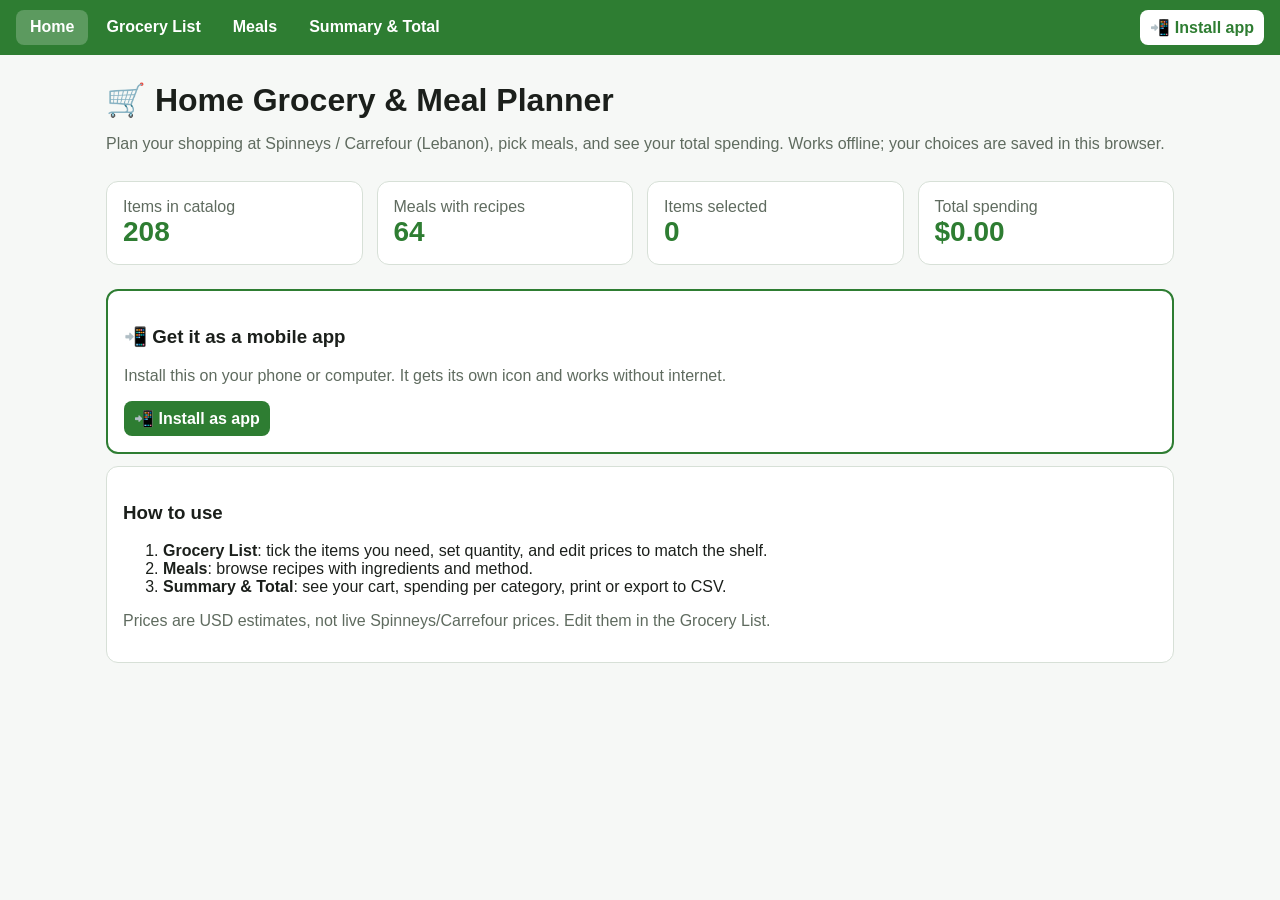
<file: index.html>
<!DOCTYPE html><html lang="en"><head><meta charset="utf-8"><meta name="viewport" content="width=device-width,initial-scale=1"><title>Home – Home Grocery App</title><link rel="stylesheet" href="style.css"><link rel="manifest" href="manifest.json"><meta name="theme-color" content="#2e7d32"><link rel="apple-touch-icon" href="apple-touch-icon.png"><meta name="apple-mobile-web-app-capable" content="yes"><meta name="mobile-web-app-capable" content="yes"></head><body><main>
<h1>🛒 Home Grocery & Meal Planner</h1><p class="mu">Plan your shopping at Spinneys / Carrefour (Lebanon), pick meals, and see your total spending. Works offline; your choices are saved in this browser.</p>
<div class="grid"><div class="card"><div class="mu">Items in catalog</div><div class="stat" id="a"></div></div>
<div class="card"><div class="mu">Meals with recipes</div><div class="stat" id="b"></div></div>
<div class="card"><div class="mu">Items selected</div><div class="stat" id="c"></div></div>
<div class="card"><div class="mu">Total spending</div><div class="stat" id="d"></div></div></div>
<div class="card" style="border:2px solid #2e7d32"><h3>📲 Get it as a mobile app</h3><p class="mu">Install this on your phone or computer. It gets its own icon and works without internet.</p><button class="install-btn">📲 Install as app</button></div><div class="card"><h3>How to use</h3><ol><li><b>Grocery List</b>: tick the items you need, set quantity, and edit prices to match the shelf.</li><li><b>Meals</b>: browse recipes with ingredients and method.</li><li><b>Summary & Total</b>: see your cart, spending per category, print or export to CSV.</li></ol>
<p class="mu">Prices are USD estimates, not live Spinneys/Carrefour prices. Edit them in the Grocery List.</p></div></main><script src="data.js"></script><script src="app.js"></script><script>$("#a").textContent=GROCERY.length;$("#b").textContent=MEALS.length;const t=totals();$("#c").textContent=t.n;$("#d").textContent=money(t.t);</script></body></html>
</file>
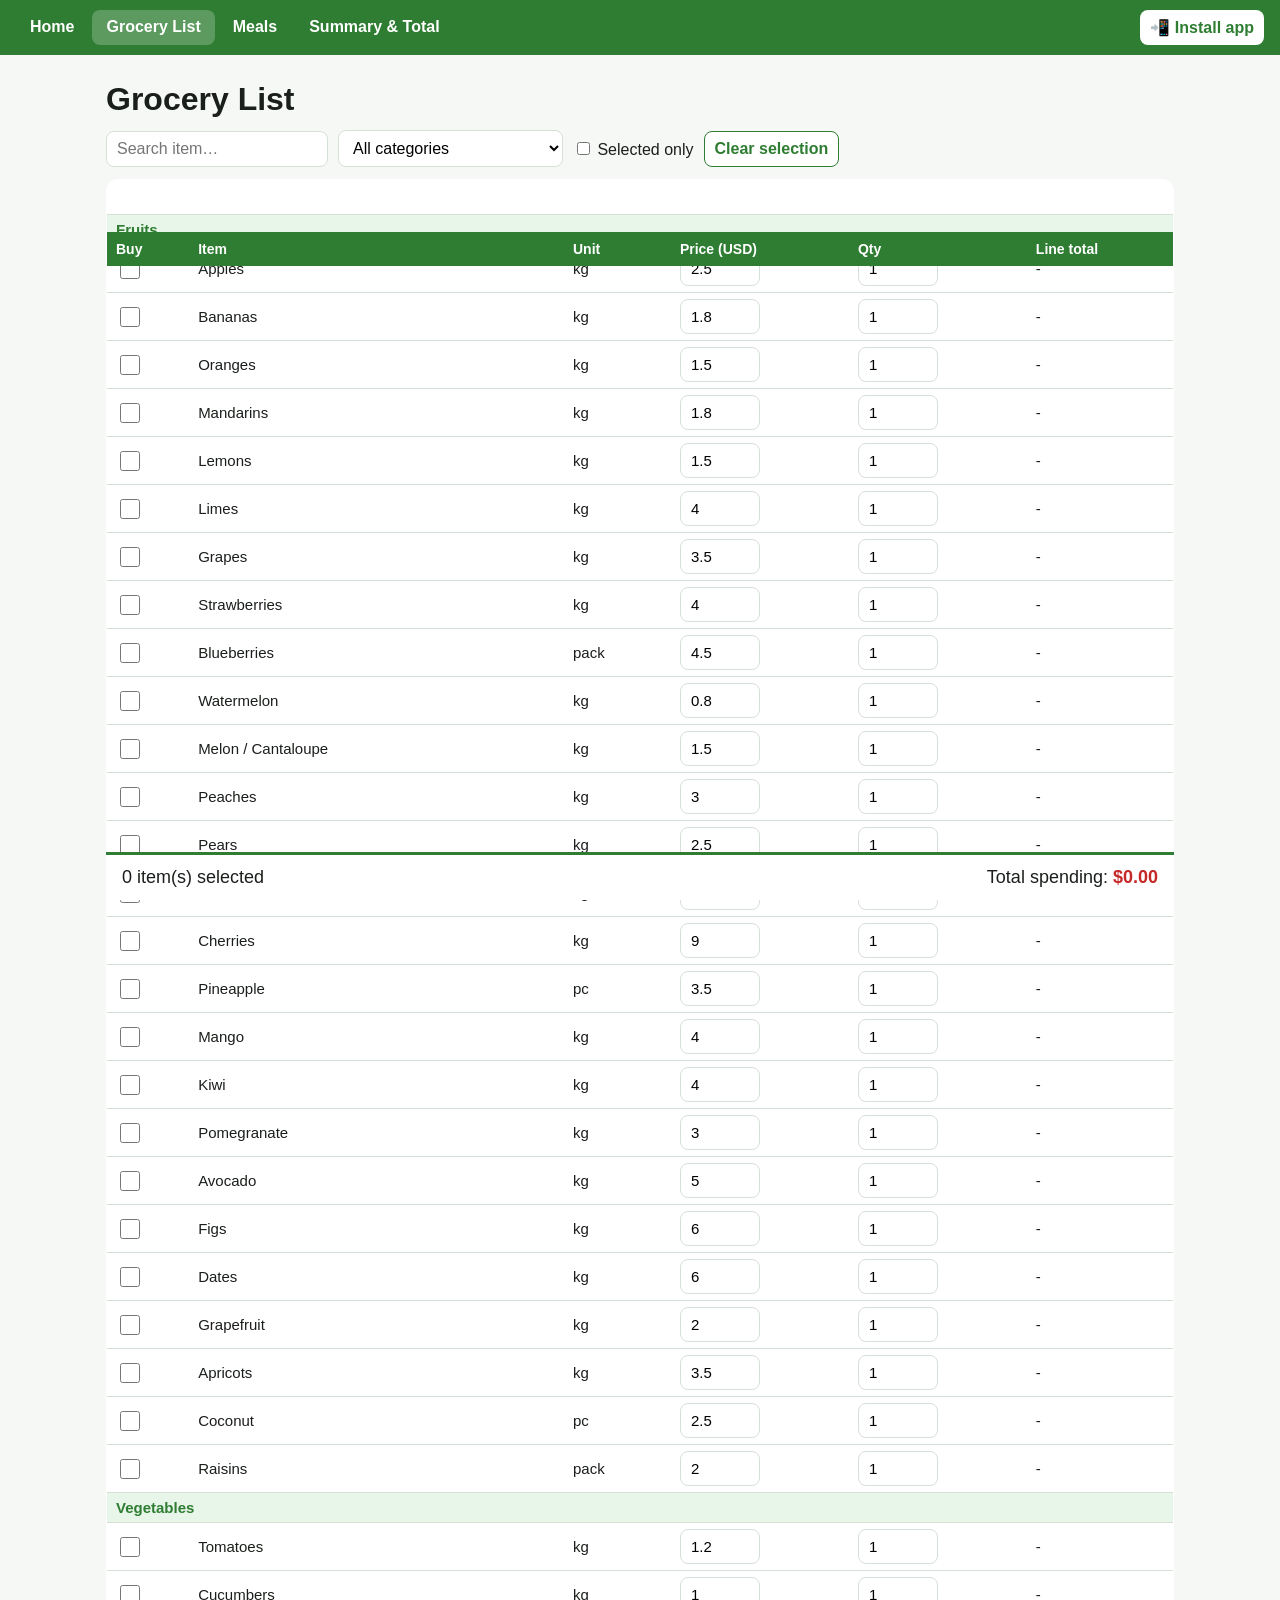
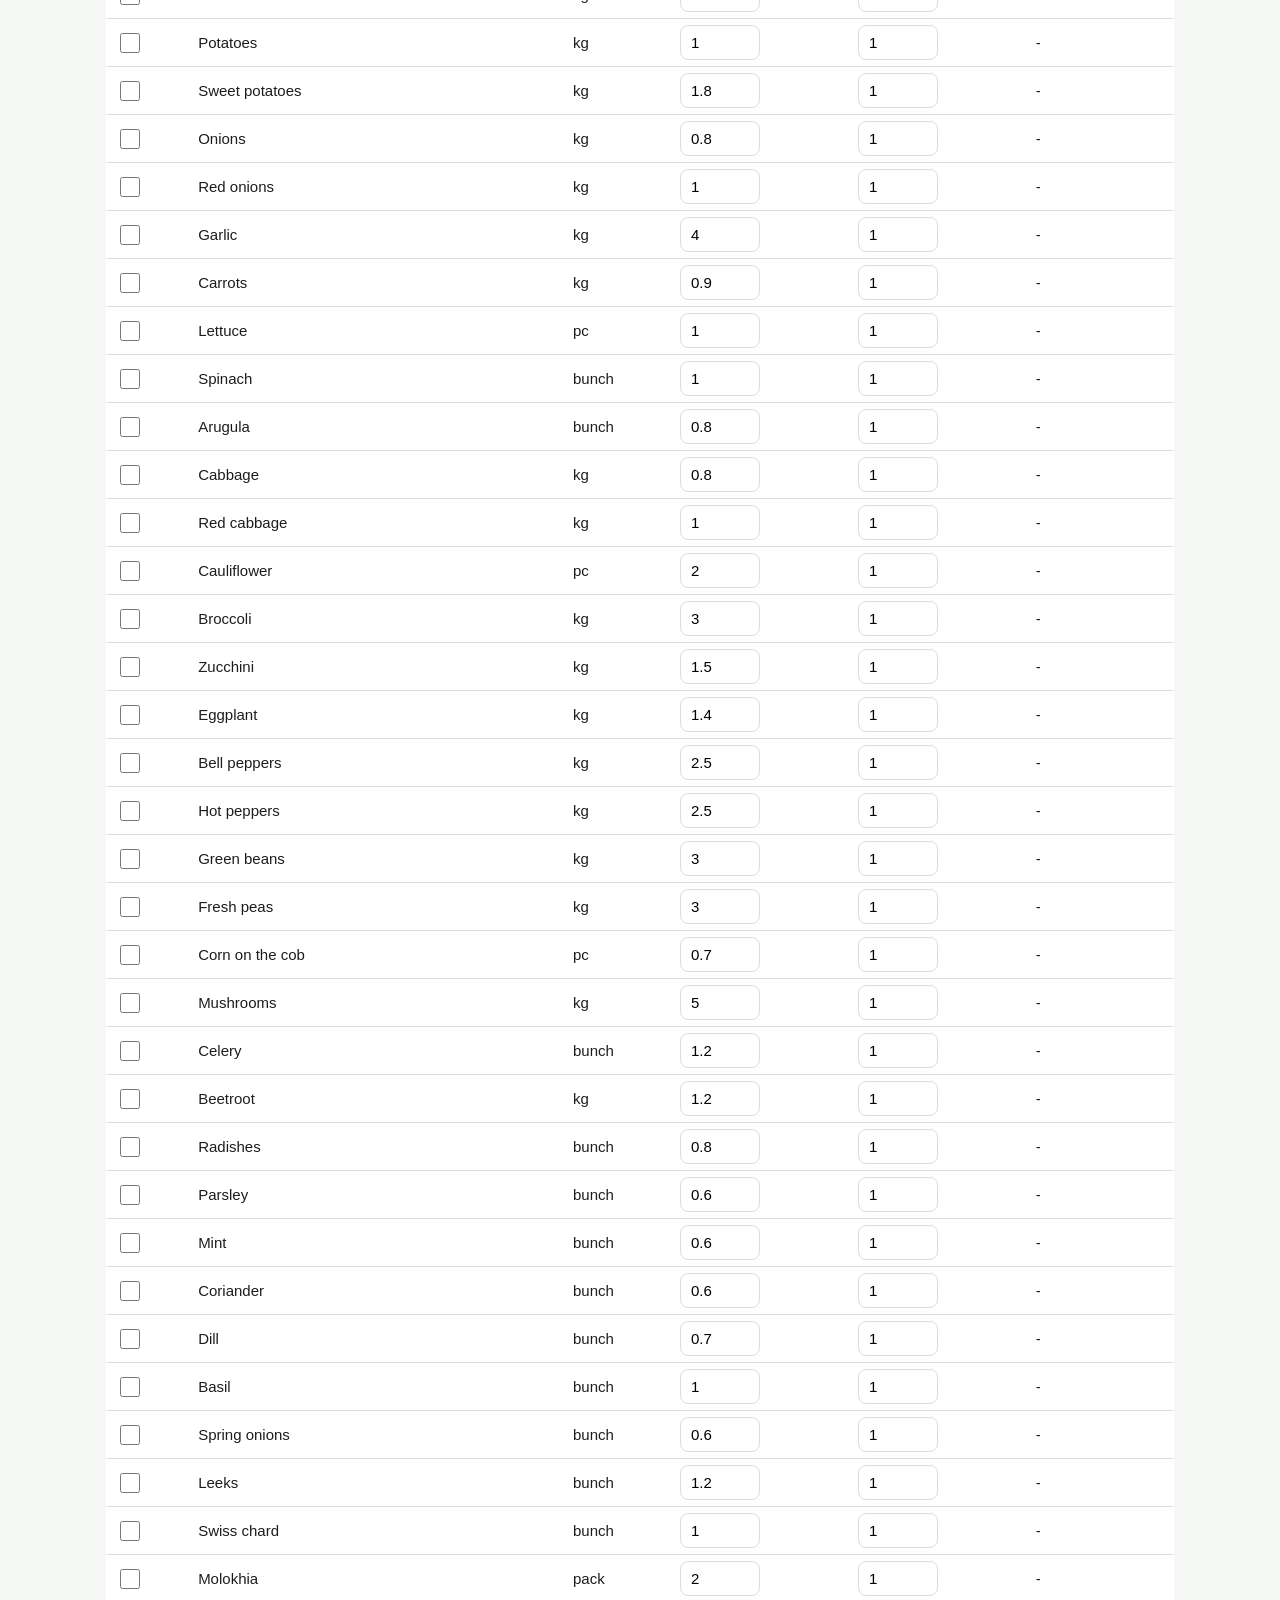
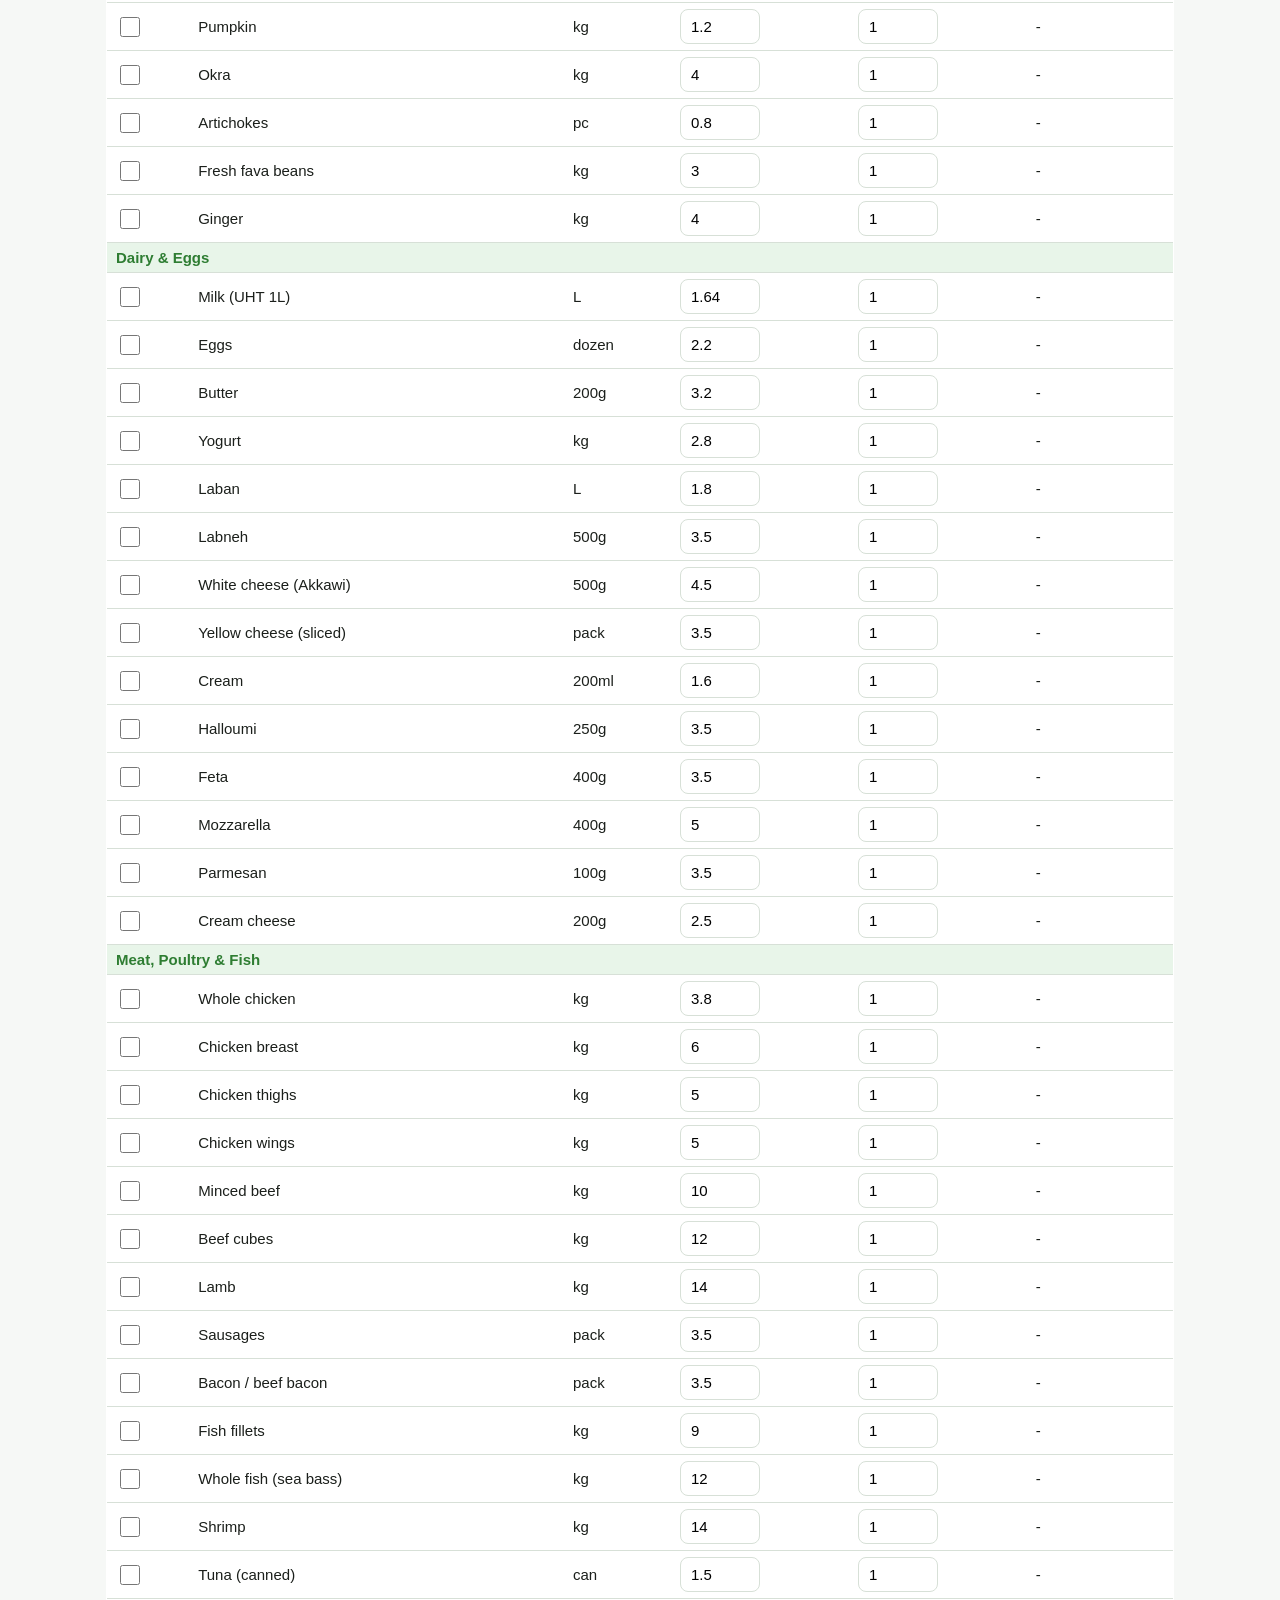
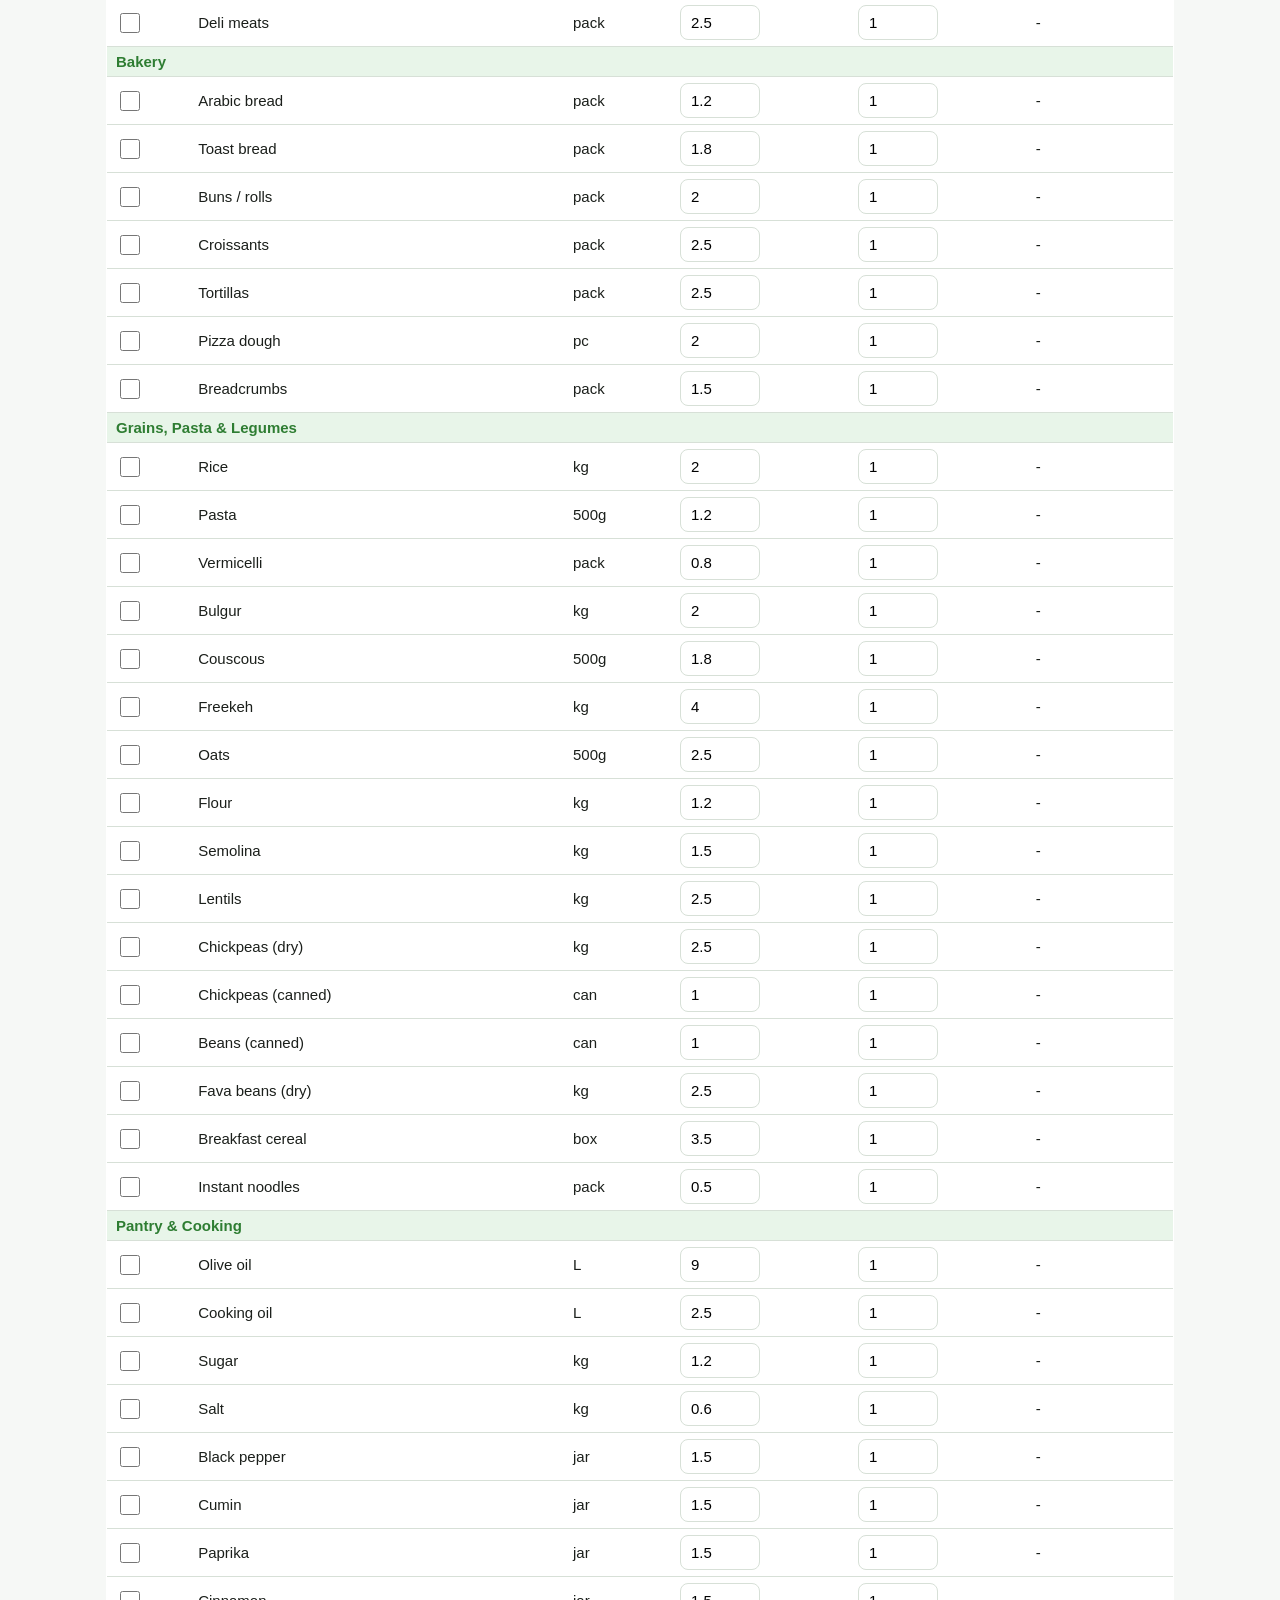
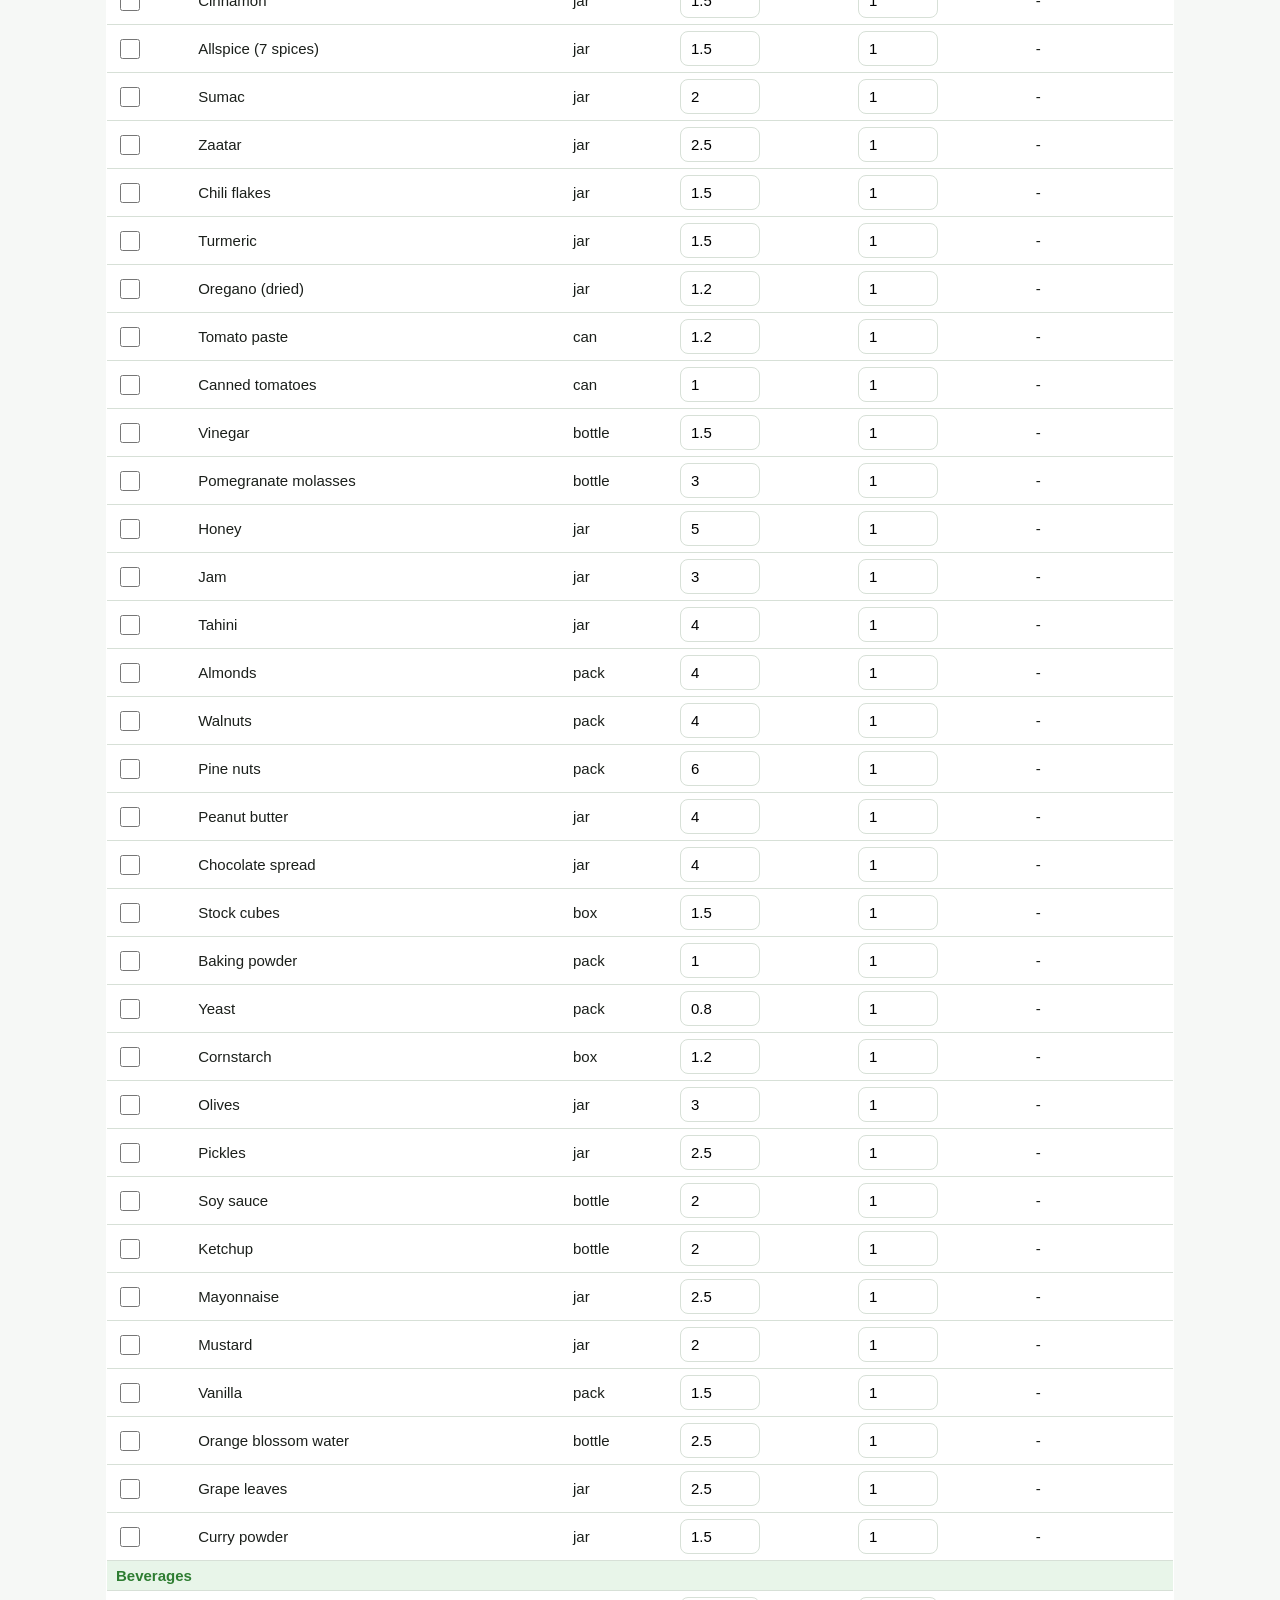
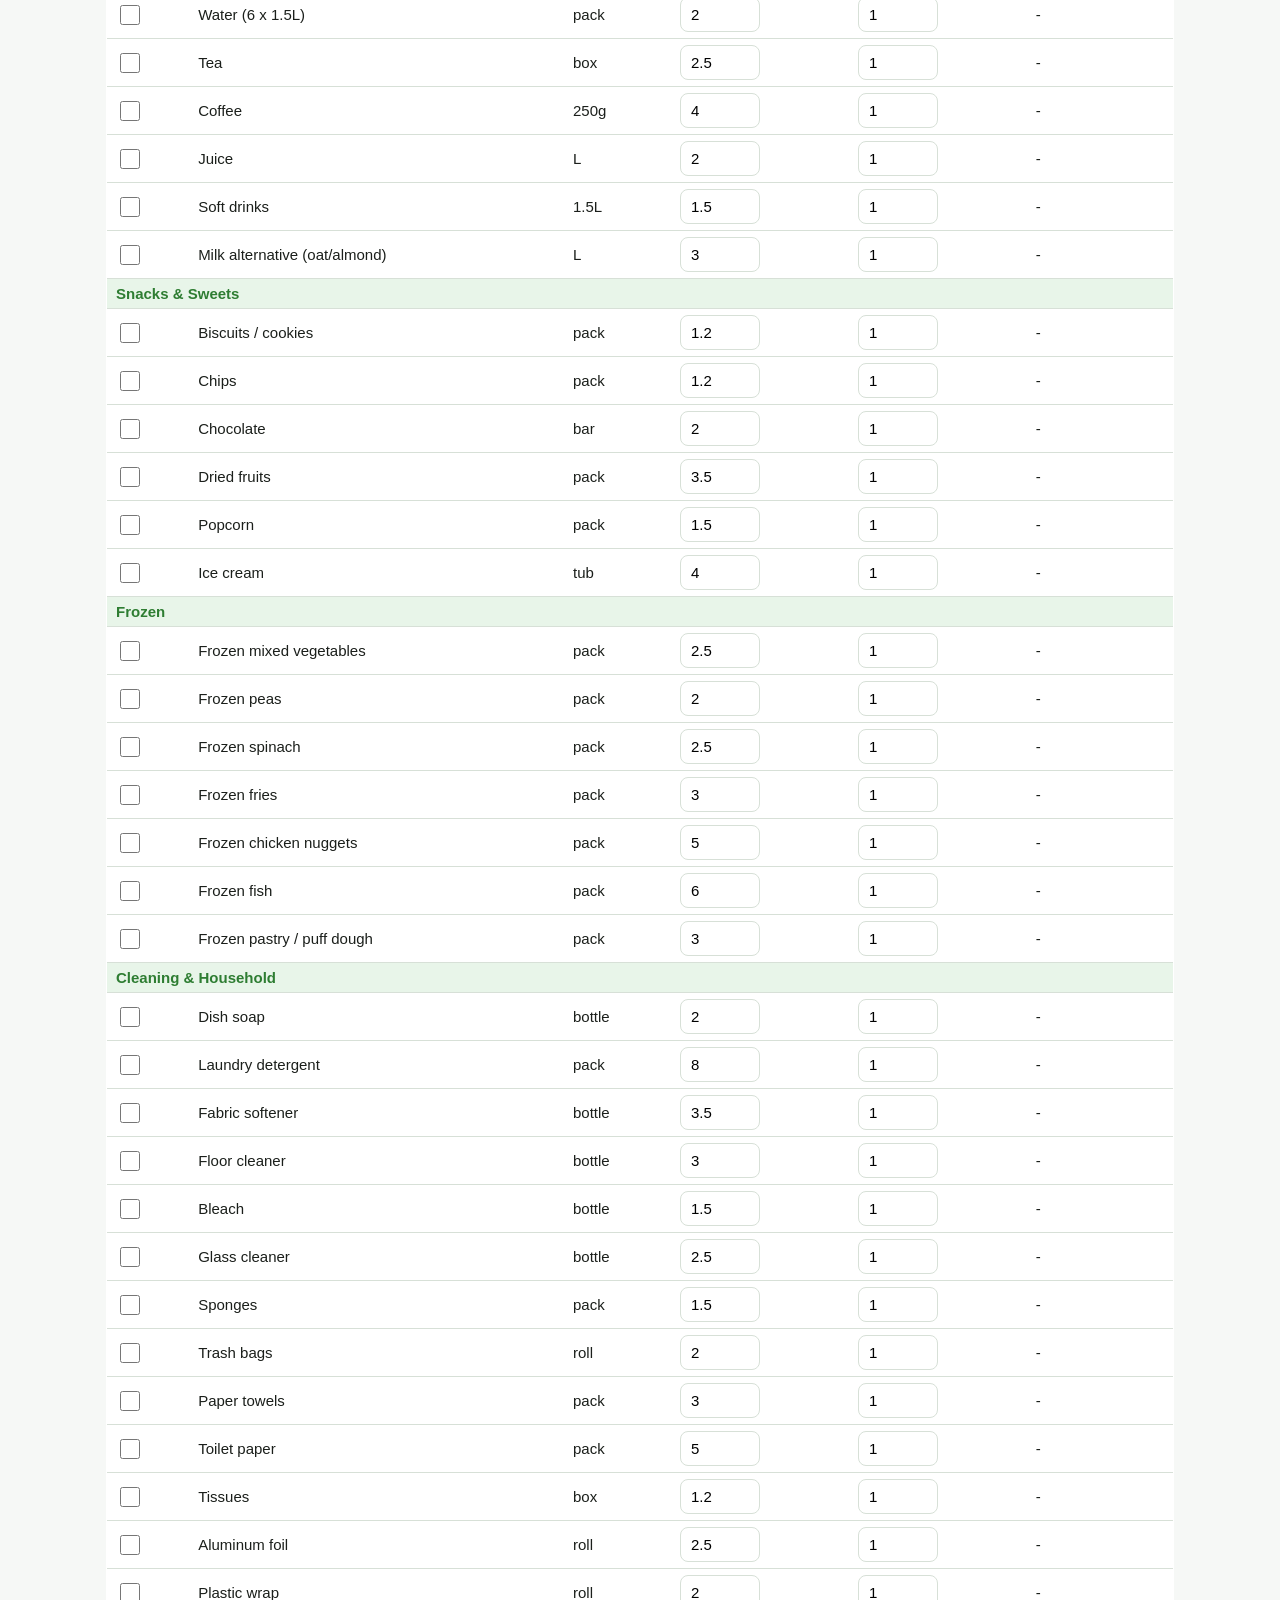
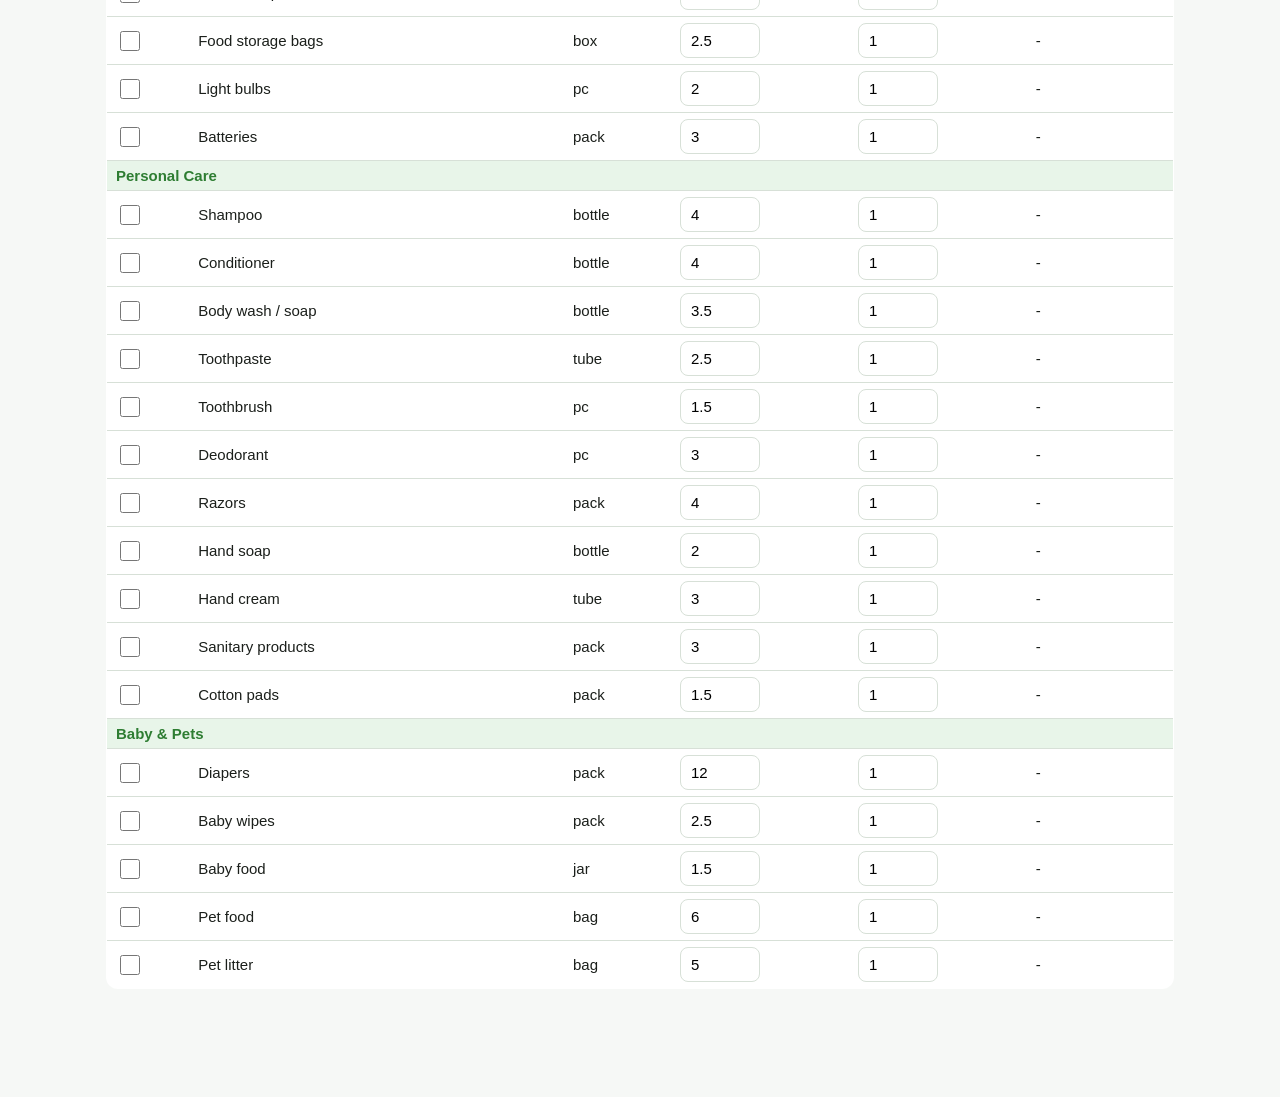
<file: grocery.html>
<!DOCTYPE html><html lang="en"><head><meta charset="utf-8"><meta name="viewport" content="width=device-width,initial-scale=1"><title>Grocery List – Home Grocery App</title><link rel="stylesheet" href="style.css"><link rel="manifest" href="manifest.json"><meta name="theme-color" content="#2e7d32"><link rel="apple-touch-icon" href="apple-touch-icon.png"><meta name="apple-mobile-web-app-capable" content="yes"><meta name="mobile-web-app-capable" content="yes"></head><body><main>
<h1>Grocery List</h1>
<div class="bar"><input id="q" placeholder="Search item…"><select id="cat"><option value="">All categories</option></select>
<label><input type="checkbox" id="only"> Selected only</label><button class="alt" id="clr">Clear selection</button></div>
<div class="tbl"><table><thead><tr><th>Buy</th><th>Item</th><th>Unit</th><th>Price (USD)</th><th>Qty</th><th>Line total</th></tr></thead><tbody id="tb"></tbody></table></div>
<div class="total"><span id="n"></span><span>Total spending: <b id="t"></b></span></div></main><script src="data.js"></script><script src="app.js"></script><script>recalc();let S=load();const cats=[...new Set(GROCERY.map(g=>g.c))];
$("#cat").insertAdjacentHTML("beforeend",cats.map(c=>`<option>${esc(c)}</option>`).join(""));
function upd(){const t=totals();$("#t").textContent=money(t.t);$("#n").textContent=t.n+" item(s) selected"}
function draw(){const q=$("#q").value.toLowerCase(),c=$("#cat").value,on=$("#only").checked;let h="",last="";
GROCERY.forEach((g,i)=>{const o=get(S,i);if(c&&g.c!==c||q&&!g.n.toLowerCase().includes(q)||on&&!o.buy)return;
if(g.c!==last){h+=`<tr class="cat"><td colspan="6">${esc(g.c)}</td></tr>`;last=g.c}
h+=`<tr class="${o.buy?"sel":""}" data-i="${i}"><td><input type="checkbox" data-f="buy" ${o.buy?"checked":""}></td><td>${esc(g.n)}${o.mq>0?' <span class="tag">from meals</span>':""}</td><td>${esc(g.u)}</td><td><input type="number" step="0.05" min="0" data-f="price" value="${o.price}"></td><td><input type="number" step="0.1" min="0" data-f="qty" value="${o.qty}"></td><td class="lt">${o.buy?money(o.qty*o.price):"-"}</td></tr>`});
$("#tb").innerHTML=h;upd()}
$("#tb").addEventListener("input",e=>{const tr=e.target.closest("tr"),i=+tr.dataset.i,f=e.target.dataset.f;S[i]=S[i]||{};
S[i][f]=f==="buy"?e.target.checked:parseFloat(e.target.value)||0;save(S);const o=get(S,i);tr.className=o.buy?"sel":"";tr.querySelector(".lt").textContent=o.buy?money(o.qty*o.price):"-";upd()});
["q","cat","only"].forEach(id=>$("#"+id).addEventListener("input",draw));
$("#clr").onclick=()=>{if(!confirm("Clear all ticks and chosen meals?"))return;S={};save(S);saveM({people:loadM().people,sel:{}});draw()};draw();</script></body></html>
</file>
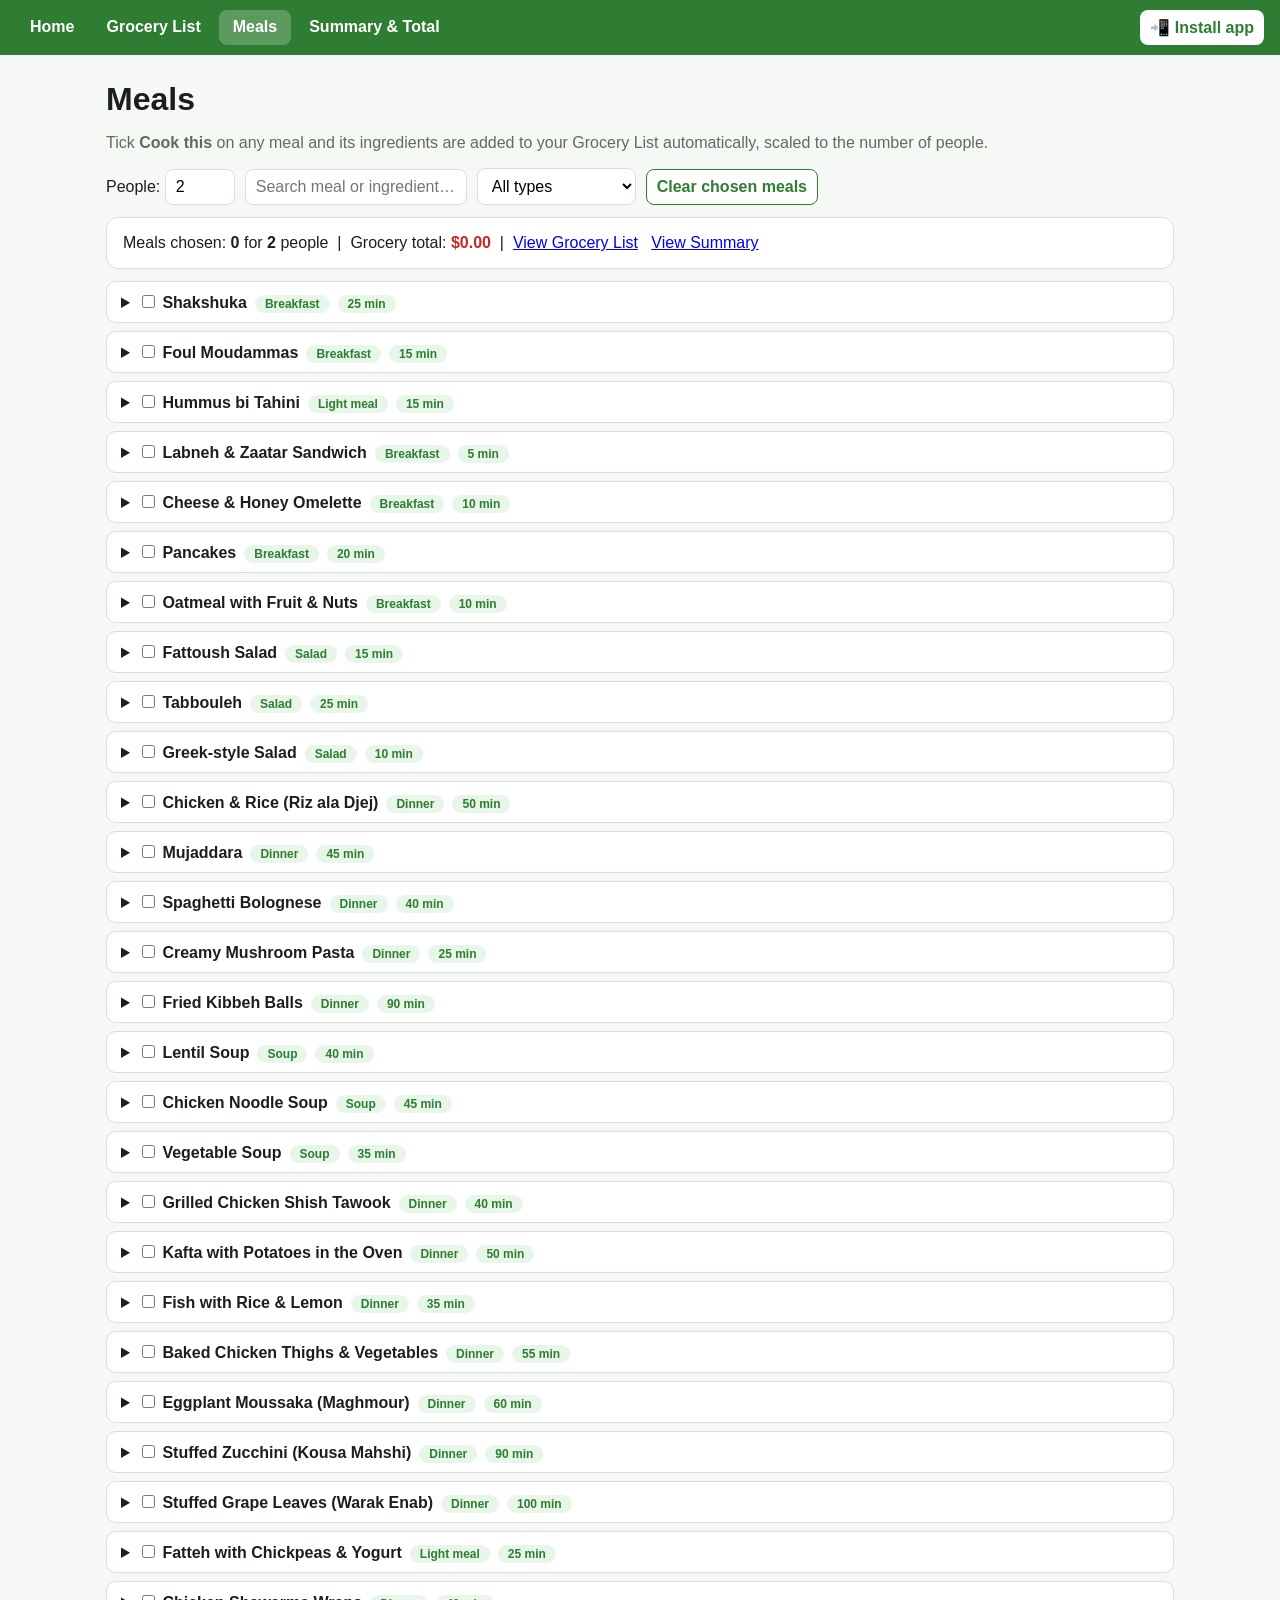
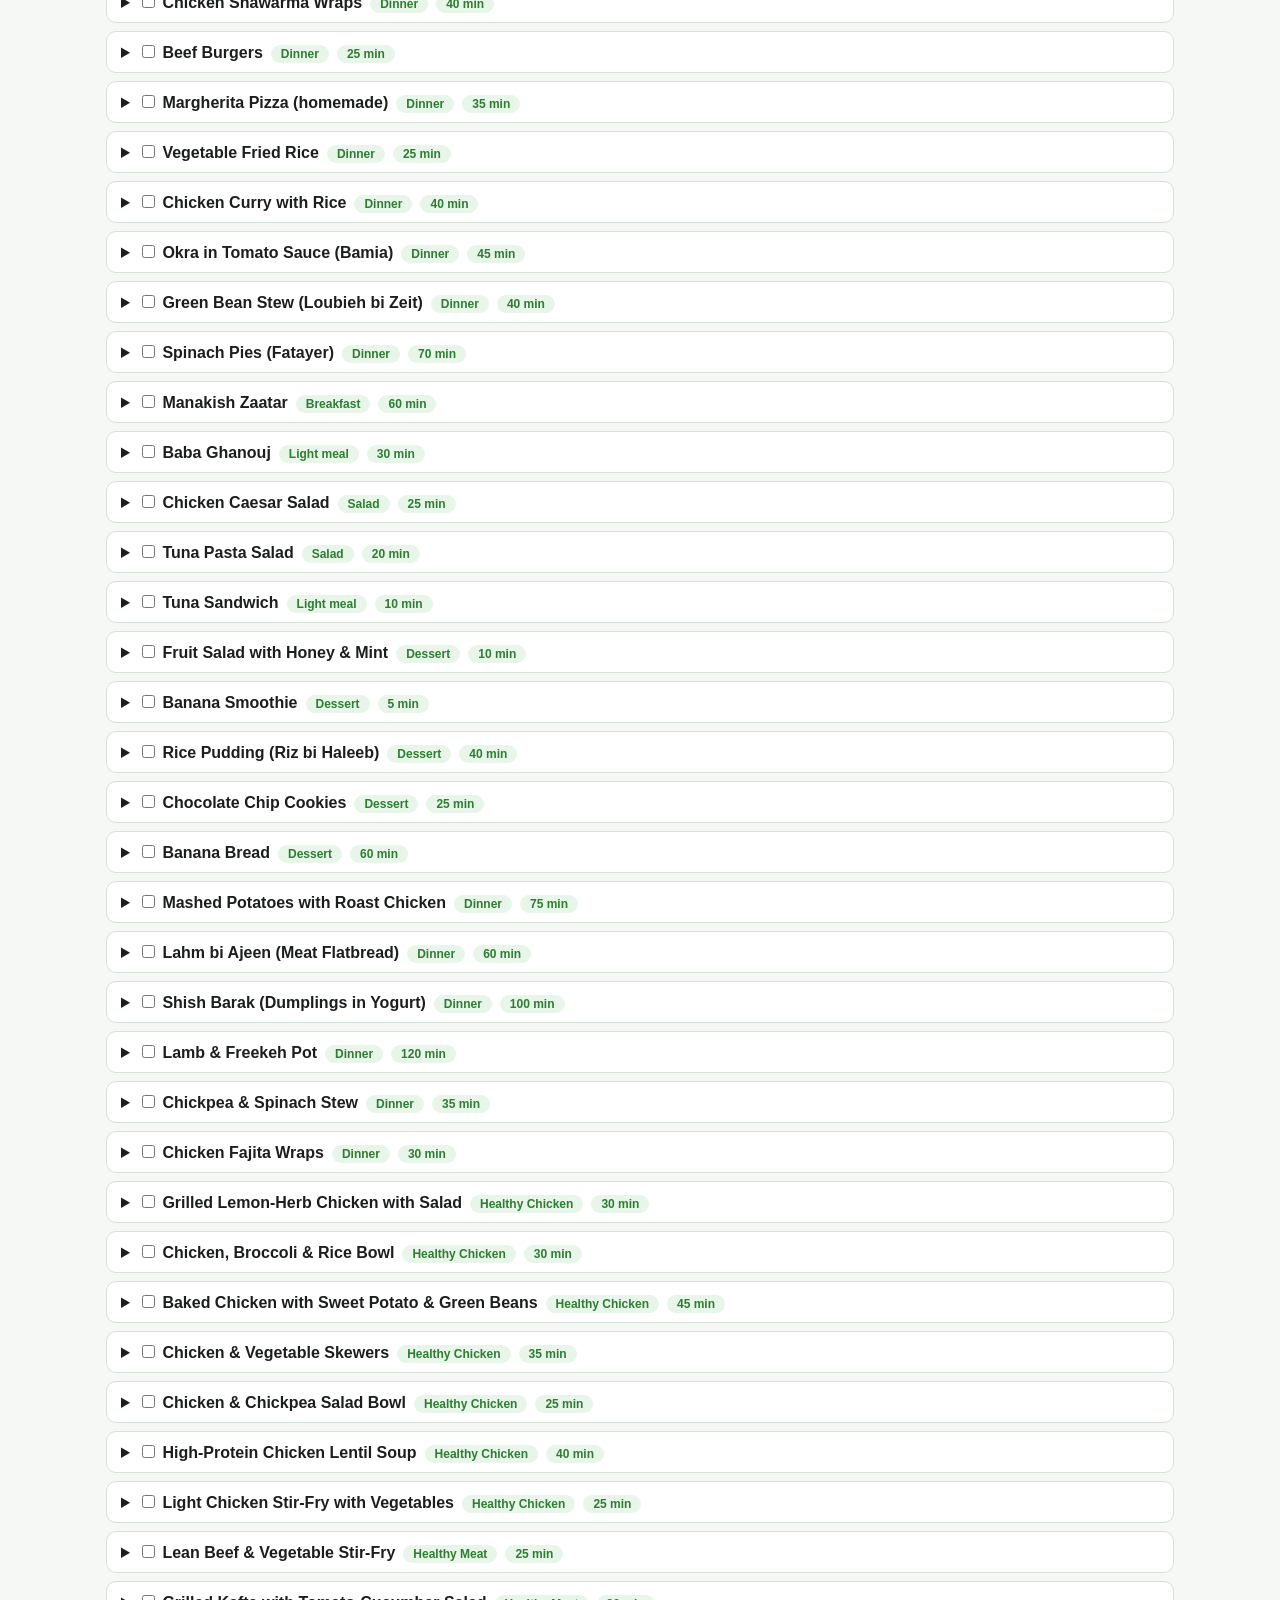
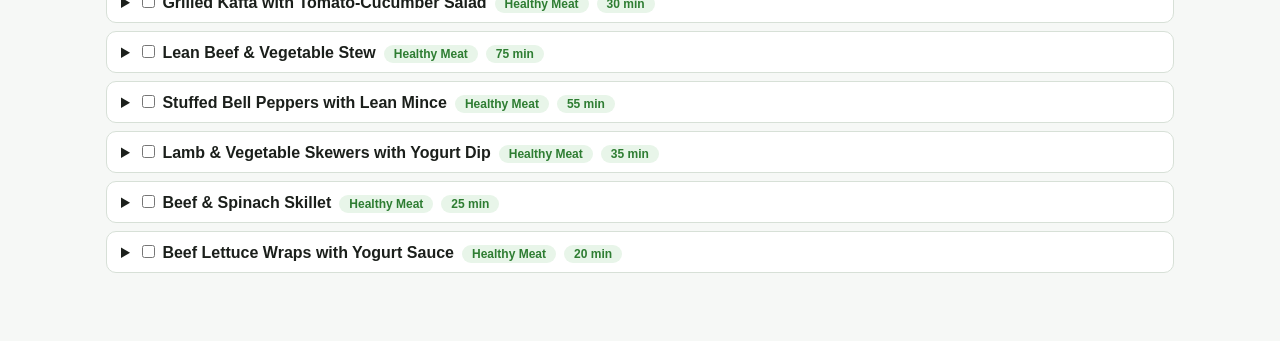
<file: meals.html>
<!DOCTYPE html><html lang="en"><head><meta charset="utf-8"><meta name="viewport" content="width=device-width,initial-scale=1"><title>Meals – Home Grocery App</title><link rel="stylesheet" href="style.css"><link rel="manifest" href="manifest.json"><meta name="theme-color" content="#2e7d32"><link rel="apple-touch-icon" href="apple-touch-icon.png"><meta name="apple-mobile-web-app-capable" content="yes"><meta name="mobile-web-app-capable" content="yes"></head><body><main>
<h1>Meals</h1><p class="mu">Tick <b>Cook this</b> on any meal and its ingredients are added to your Grocery List automatically, scaled to the number of people.</p>
<div class="bar"><label>People: <input type="number" id="pp" min="1" max="20" value="2" style="width:70px"></label>
<input id="q" placeholder="Search meal or ingredient…"><select id="t"><option value="">All types</option></select>
<button class="alt" id="clr">Clear chosen meals</button></div>
<div class="card" id="info"></div><div id="l"></div></main><script src="data.js"></script><script src="app.js"></script><script>let MS=loadM();$("#pp").value=MS.people;
const types=[...new Set(MEALS.map(m=>m.t))];$("#t").insertAdjacentHTML("beforeend",types.map(t=>`<option>${esc(t)}</option>`).join(""));
const f2=x=>(Math.round(x*100)/100).toString();
function info(){const t=totals(),c=Object.values(MS.sel).filter(Boolean).length;$("#info").innerHTML=`Meals chosen: <b>${c}</b> for <b>${MS.people}</b> people &nbsp;|&nbsp; Grocery total: <b style="color:#c62828">${money(t.t)}</b> &nbsp;|&nbsp; <a href="grocery.html">View Grocery List</a> &nbsp; <a href="summary.html">View Summary</a>`}
function need(mi){const S=load();let c=0;const l=(NEEDS[mi]||[]).map(([gi,q])=>{const g=GROCERY[gi],st=STAPLE.includes(g.u);if(!st)c+=q*MS.people/2*get(S,gi).price;return esc(g.n)+" ("+(st?"1 "+g.u:f2(q*MS.people/2)+" "+g.u)+")"});return{l:l.join(", "),c}}
function draw(){const q=$("#q").value.toLowerCase(),t=$("#t").value;
const r=MEALS.map((m,i)=>({m,i})).filter(({m})=>(!t||m.t===t)&&(!q||(m.n+m.i).toLowerCase().includes(q)));
$("#l").innerHTML=r.map(({m,i})=>{const n=need(i);return `<details><summary><input type="checkbox" class="pick" data-i="${i}" ${MS.sel[i]?"checked":""}> ${esc(m.n)}<span class="tag">${esc(m.t)}</span><span class="tag">${m.m} min</span></summary><p><b>Ingredients (original recipe):</b> ${esc(m.i)}</p><p><b>Shopping needs for ${MS.people} people:</b> ${n.l}</p><p class="mu">Estimated cost of main items: ${money(n.c)} (spices and pantry jars not counted)</p><p><b>How it is done:</b> ${esc(m.h)}</p></details>`}).join("");info()}
$("#l").addEventListener("change",e=>{if(!e.target.classList.contains("pick"))return;MS.sel[e.target.dataset.i]=e.target.checked;saveM(MS);recalc();info()});
$("#pp").addEventListener("input",e=>{MS.people=Math.max(1,parseInt(e.target.value)||2);saveM(MS);recalc();draw()});
$("#clr").onclick=()=>{MS.sel={};saveM(MS);recalc();draw()};
["q","t"].forEach(id=>$("#"+id).addEventListener("input",draw));draw();</script></body></html>
</file>
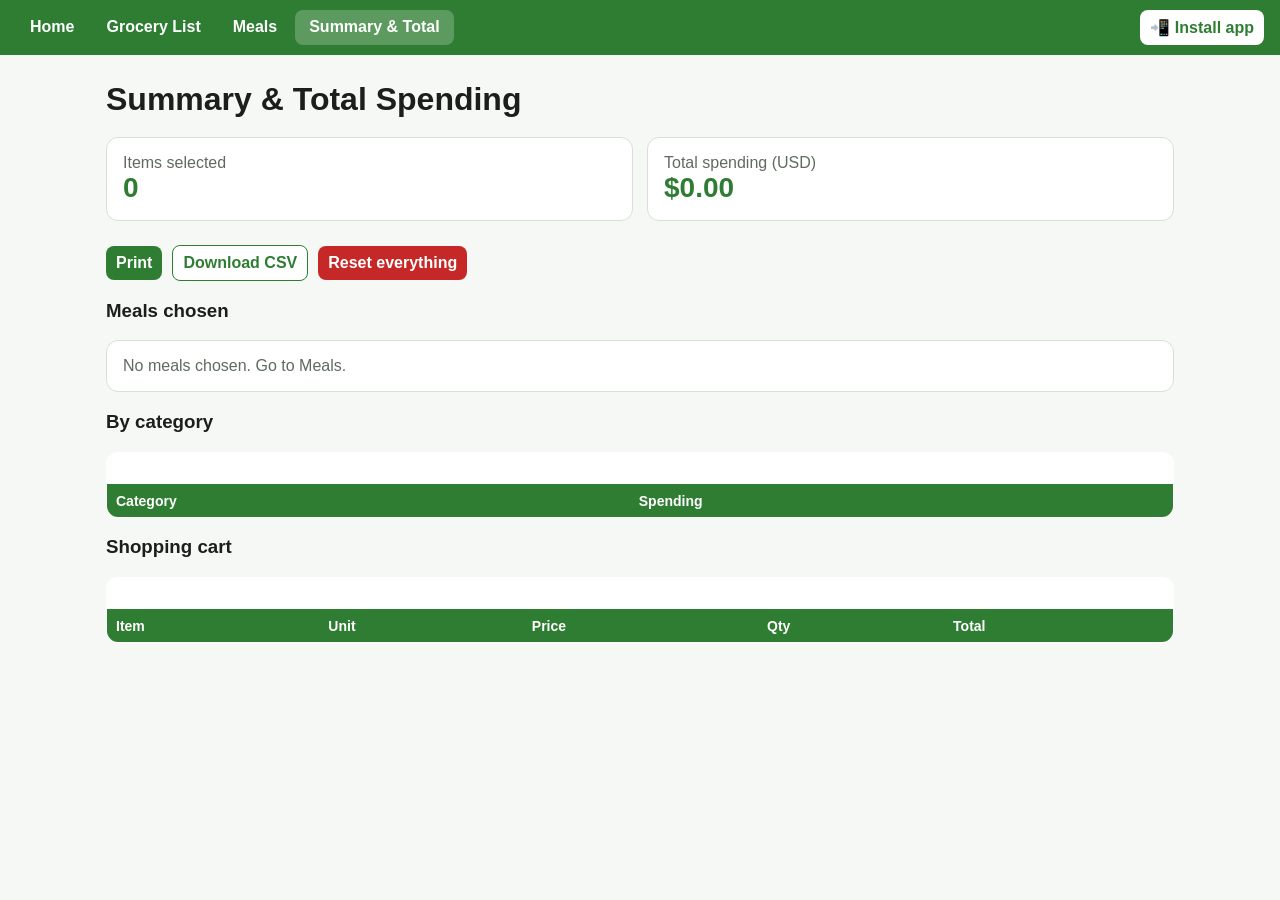
<file: summary.html>
<!DOCTYPE html><html lang="en"><head><meta charset="utf-8"><meta name="viewport" content="width=device-width,initial-scale=1"><title>Summary – Home Grocery App</title><link rel="stylesheet" href="style.css"><link rel="manifest" href="manifest.json"><meta name="theme-color" content="#2e7d32"><link rel="apple-touch-icon" href="apple-touch-icon.png"><meta name="apple-mobile-web-app-capable" content="yes"><meta name="mobile-web-app-capable" content="yes"></head><body><main>
<h1>Summary & Total Spending</h1>
<div class="grid"><div class="card"><div class="mu">Items selected</div><div class="stat" id="n"></div></div><div class="card"><div class="mu">Total spending (USD)</div><div class="stat" id="t"></div></div></div>
<div class="bar"><button id="pr">Print</button><button class="alt" id="csv">Download CSV</button><button class="red" id="rs">Reset everything</button></div>
<h3>Meals chosen</h3><div class="card" id="ml"></div><h3>By category</h3><div class="tbl"><table><thead><tr><th>Category</th><th>Spending</th></tr></thead><tbody id="c"></tbody></table></div>
<h3>Shopping cart</h3><div class="tbl"><table><thead><tr><th>Item</th><th>Unit</th><th>Price</th><th>Qty</th><th>Total</th></tr></thead><tbody id="b"></tbody></table></div></main><script src="data.js"></script><script src="app.js"></script><script>const MM=loadM(),ch=MEALS.filter((m,i)=>MM.sel[i]);$("#ml").innerHTML=ch.length?"<b>"+ch.length+" meal(s) for "+MM.people+" people:</b> "+ch.map(m=>esc(m.n)).join(", "):'<span class="mu">No meals chosen. Go to Meals.</span>';const S=load(),T=totals();$("#n").textContent=T.n;$("#t").textContent=money(T.t);
$("#c").innerHTML=Object.entries(T.cat).map(([k,v])=>`<tr><td>${esc(k)}</td><td>${money(v)}</td></tr>`).join("")||'<tr><td colspan="2" class="mu">Nothing selected yet.</td></tr>';
const rows=[];GROCERY.forEach((g,i)=>{const o=get(S,i);if(o.buy)rows.push([g.n,g.u,o.price,o.qty,o.price*o.qty,g.c])});
$("#b").innerHTML=rows.map(r=>`<tr><td>${esc(r[0])}</td><td>${esc(r[1])}</td><td>${money(r[2])}</td><td>${r[3]}</td><td>${money(r[4])}</td></tr>`).join("")||'<tr><td colspan="5" class="mu">Cart is empty. Go to Grocery List.</td></tr>';
$("#pr").onclick=()=>print();
$("#csv").onclick=()=>{const l=[["Item","Unit","Price USD","Qty","Total USD","Category"],...rows].map(r=>r.map(v=>'"'+String(v).replace(/"/g,'""')+'"').join(",")).join("\n");
const a=document.createElement("a");a.href=URL.createObjectURL(new Blob([l],{type:"text/csv"}));a.download="my-grocery-list.csv";a.click()};
$("#rs").onclick=()=>{if(confirm("Clear all selections, quantities and edited prices?")){save({});localStorage.removeItem(KM);location.reload()}};</script></body></html>
</file>
<file: style.css>
:root{--g:#2e7d32;--gl:#e8f5e9;--bg:#f6f8f6;--tx:#1b1f1b;--mu:#5f6b5f;--bd:#d7e0d7}
*{box-sizing:border-box}body{margin:0;font-family:Arial,Helvetica,sans-serif;background:var(--bg);color:var(--tx)}
nav{background:var(--g);display:flex;gap:4px;flex-wrap:wrap;padding:10px 16px;position:sticky;top:0;z-index:5}
nav a{color:#fff;text-decoration:none;padding:8px 14px;border-radius:8px;font-weight:bold}
nav a.on,nav a:hover{background:rgba(255,255,255,.22)}
main{max-width:1100px;margin:0 auto;padding:20px 16px 60px}
h1{margin:.2em 0}.mu{color:var(--mu)}
.card{background:#fff;border:1px solid var(--bd);border-radius:12px;padding:16px;margin:12px 0}
.grid{display:grid;grid-template-columns:repeat(auto-fit,minmax(220px,1fr));gap:14px}
.stat{font-size:28px;font-weight:bold;color:var(--g)}
.bar{display:flex;gap:10px;flex-wrap:wrap;align-items:center;margin:12px 0}
input,select,button{font:inherit;padding:8px 10px;border:1px solid var(--bd);border-radius:8px;background:#fff}
button{background:var(--g);color:#fff;border:0;cursor:pointer;font-weight:bold}button.alt{background:#fff;color:var(--g);border:1px solid var(--g)}
button.red{background:#c62828}
table{width:100%;border-collapse:collapse;background:#fff;border:1px solid var(--bd);border-radius:12px;overflow:hidden}
th{background:var(--g);color:#fff;text-align:left;padding:9px;font-size:14px;position:sticky;top:52px}
td{padding:6px 9px;border-top:1px solid var(--bd);font-size:15px}tr.sel td{background:#c8e6c9}
tr.cat td{background:var(--gl);font-weight:bold;color:var(--g)}
td input[type=number]{width:80px}td input[type=checkbox]{width:20px;height:20px}
.total{position:sticky;bottom:0;background:#fff;border-top:3px solid var(--g);padding:12px 16px;font-size:18px;display:flex;justify-content:space-between}
.total b{color:#c62828}
details{background:#fff;border:1px solid var(--bd);border-radius:10px;margin:8px 0;padding:10px 14px}
summary{cursor:pointer;font-weight:bold}.tag{background:var(--gl);color:var(--g);border-radius:20px;padding:2px 10px;font-size:12px;margin-left:8px}
.tbl{overflow-x:auto}
@media print{nav,.bar button,.total{display:none}}
</file>
